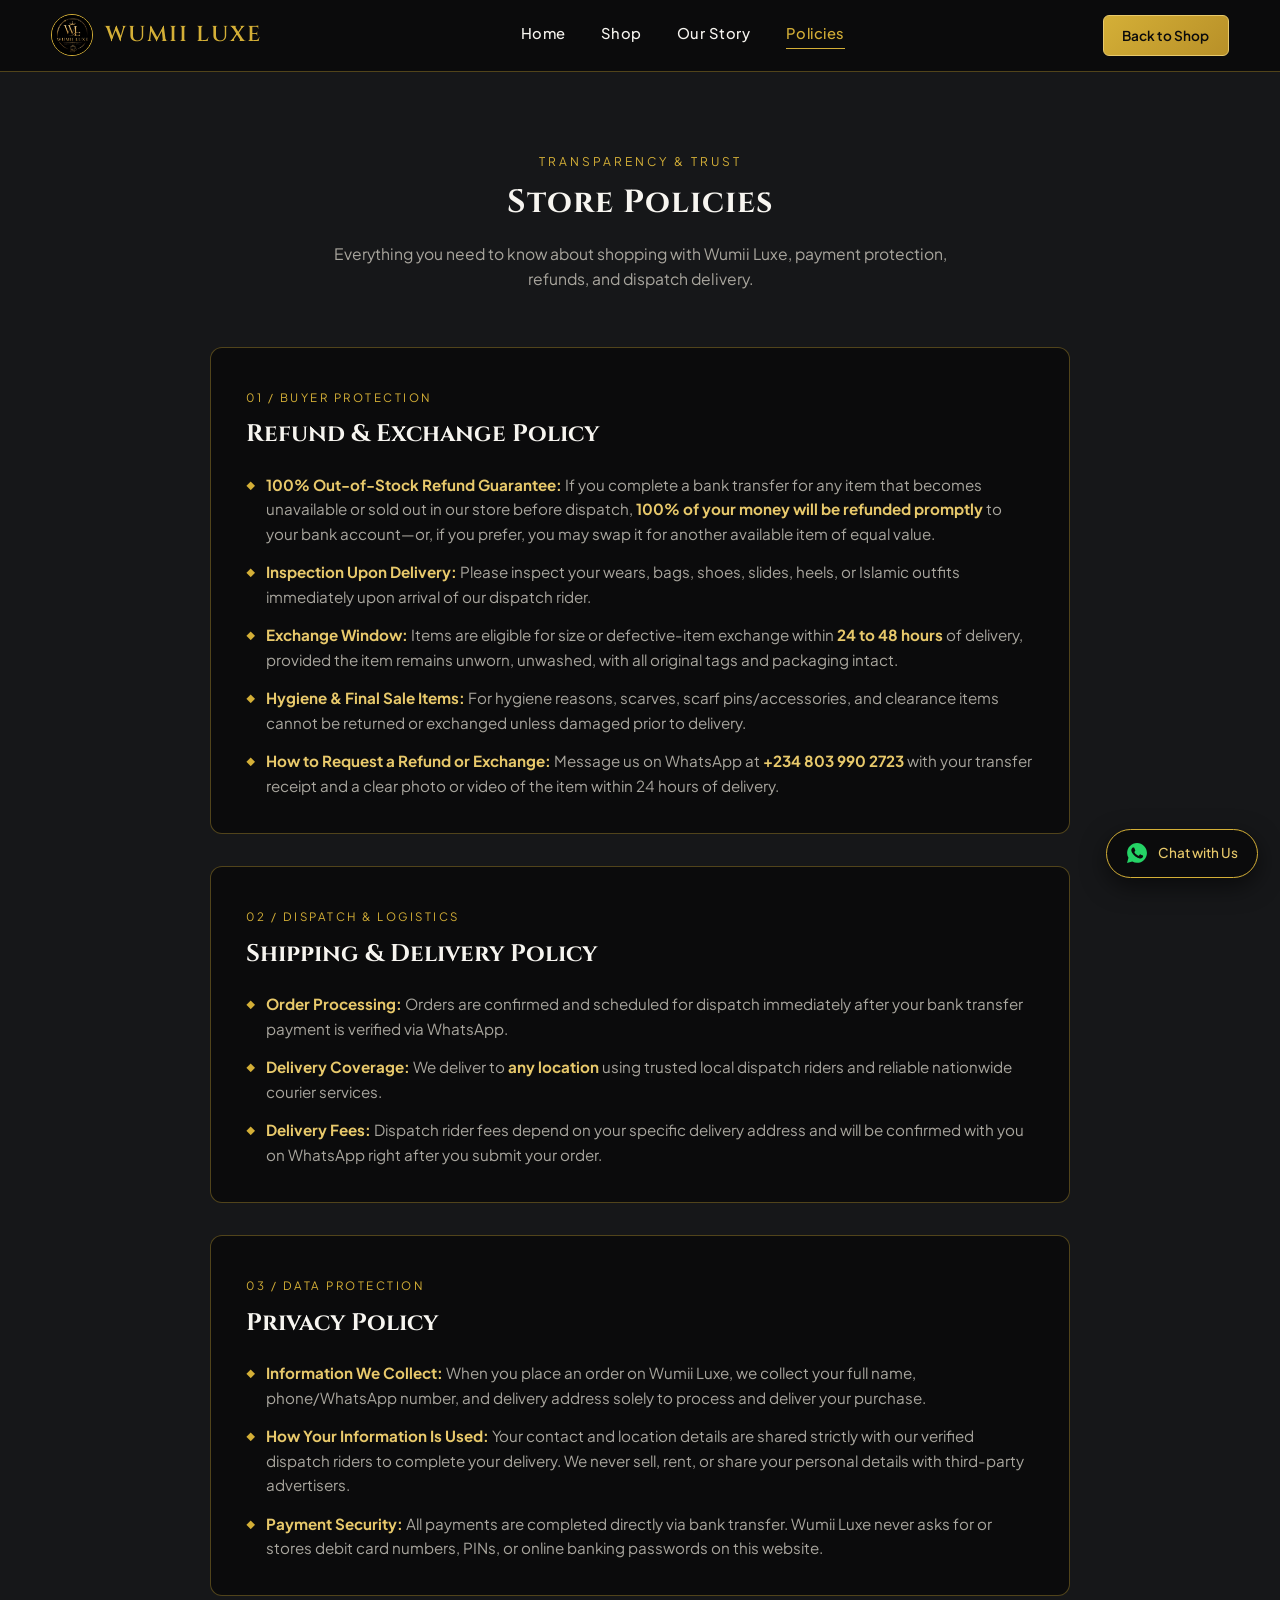
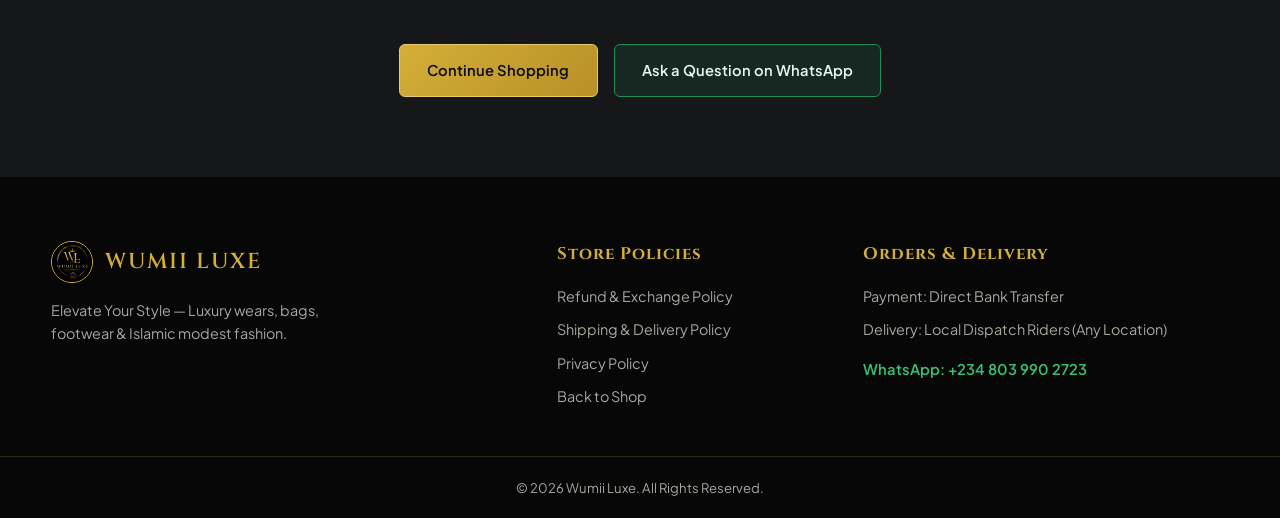
<file: policies.html>
<!DOCTYPE html>
<html lang="en">
<head>
  <meta charset="UTF-8" />
  <meta name="viewport" content="width=device-width, initial-scale=1.0" />
  <title>Store Policies | Wumii Luxe</title>
  <link rel="icon" type="image/jpeg" href="assets/images/logo.jpg" />
  <link rel="apple-touch-icon" href="assets/images/logo.jpg" />
  <link rel="preconnect" href="https://fonts.googleapis.com" />
  <link rel="preconnect" href="https://fonts.gstatic.com" crossorigin />
  <link href="https://fonts.googleapis.com/css2?family=Cinzel:wght@500;600;700&family=Plus+Jakarta+Sans:wght@300;400;500;600&display=swap" rel="stylesheet" />
  <link rel="stylesheet" href="style.css" />
</head>
<body>
  <header class="navbar">
    <div class="container nav-container">
      <a href="index.html#home" class="brand">
        <img src="assets/images/logo.jpg" alt="Wumii Luxe Logo" class="brand-logo" />
        <span class="brand-name">WUMII LUXE</span>
      </a>

      <nav class="nav-links" id="navLinks">
        <a href="index.html#home">Home</a>
        <a href="index.html#shop">Shop</a>
        <a href="index.html#story">Our Story</a>
        <a href="policies.html" class="active">Policies</a>
      </nav>

      <div class="nav-actions">
        <a href="index.html#shop" class="btn btn-gold" style="padding: 0.55rem 1.15rem; font-size: 0.85rem;">
          Back to Shop
        </a>

        <button class="menu-toggle" id="menuToggle" aria-label="Toggle Menu">
          <span></span>
          <span></span>
          <span></span>
        </button>
      </div>
    </div>
  </header>

  <main class="policies-page">
    <div class="container">
      <div class="policies-header">
        <span class="section-eyebrow">TRANSPARENCY &amp; TRUST</span>
        <h1 class="section-title">Store Policies</h1>
        <p class="policies-intro">
          Everything you need to know about shopping with Wumii Luxe, payment protection, refunds, and dispatch delivery.
        </p>
      </div>

      <div class="policies-stack">
        <article id="refund" class="policy-card">
          <span class="policy-tag">01 / BUYER PROTECTION</span>
          <h2>Refund &amp; Exchange Policy</h2>
          <ul>
            <li>
              <strong>100% Out-of-Stock Refund Guarantee:</strong> If you complete a bank transfer for any item that becomes unavailable or sold out in our store before dispatch, <strong>100% of your money will be refunded promptly</strong> to your bank account—or, if you prefer, you may swap it for another available item of equal value.
            </li>
            <li>
              <strong>Inspection Upon Delivery:</strong> Please inspect your wears, bags, shoes, slides, heels, or Islamic outfits immediately upon arrival of our dispatch rider.
            </li>
            <li>
              <strong>Exchange Window:</strong> Items are eligible for size or defective-item exchange within <strong>24 to 48 hours</strong> of delivery, provided the item remains unworn, unwashed, with all original tags and packaging intact.
            </li>
            <li>
              <strong>Hygiene &amp; Final Sale Items:</strong> For hygiene reasons, scarves, scarf pins/accessories, and clearance items cannot be returned or exchanged unless damaged prior to delivery.
            </li>
            <li>
              <strong>How to Request a Refund or Exchange:</strong> Message us on WhatsApp at <strong>+234 803 990 2723</strong> with your transfer receipt and a clear photo or video of the item within 24 hours of delivery.
            </li>
          </ul>
        </article>

        <article id="delivery" class="policy-card">
          <span class="policy-tag">02 / DISPATCH &amp; LOGISTICS</span>
          <h2>Shipping &amp; Delivery Policy</h2>
          <ul>
            <li>
              <strong>Order Processing:</strong> Orders are confirmed and scheduled for dispatch immediately after your bank transfer payment is verified via WhatsApp.
            </li>
            <li>
              <strong>Delivery Coverage:</strong> We deliver to <strong>any location</strong> using trusted local dispatch riders and reliable nationwide courier services.
            </li>
            <li>
              <strong>Delivery Fees:</strong> Dispatch rider fees depend on your specific delivery address and will be confirmed with you on WhatsApp right after you submit your order.
            </li>
          </ul>
        </article>

        <article id="privacy" class="policy-card">
          <span class="policy-tag">03 / DATA PROTECTION</span>
          <h2>Privacy Policy</h2>
          <ul>
            <li>
              <strong>Information We Collect:</strong> When you place an order on Wumii Luxe, we collect your full name, phone/WhatsApp number, and delivery address solely to process and deliver your purchase.
            </li>
            <li>
              <strong>How Your Information Is Used:</strong> Your contact and location details are shared strictly with our verified dispatch riders to complete your delivery. We never sell, rent, or share your personal details with third-party advertisers.
            </li>
            <li>
              <strong>Payment Security:</strong> All payments are completed directly via bank transfer. Wumii Luxe never asks for or stores debit card numbers, PINs, or online banking passwords on this website.
            </li>
          </ul>
        </article>
      </div>

      <div class="policies-cta">
        <a href="index.html#shop" class="btn btn-gold">Continue Shopping</a>
        <a
          href="https://wa.me/2348039902723?text=Hello%20Wumii%20Luxe!%20I%20have%20a%20question%20about%20your%20store%20policies."
          target="_blank"
          rel="noopener"
          class="btn btn-outline-whatsapp"
        >
          Ask a Question on WhatsApp
        </a>
      </div>
    </div>
  </main>

  <footer class="site-footer">
    <div class="container footer-grid">
      <div class="footer-brand">
        <div class="brand">
          <img src="assets/images/logo.jpg" alt="Wumii Luxe Logo" class="brand-logo" />
          <span class="brand-name">WUMII LUXE</span>
        </div>
        <p class="footer-tagline">Elevate Your Style — Luxury wears, bags, footwear &amp; Islamic modest fashion.</p>
      </div>

      <div class="footer-links">
        <h4>Store Policies</h4>
        <a href="policies.html#refund">Refund &amp; Exchange Policy</a>
        <a href="policies.html#delivery">Shipping &amp; Delivery Policy</a>
        <a href="policies.html#privacy">Privacy Policy</a>
        <a href="index.html#shop">Back to Shop</a>
      </div>

      <div class="footer-contact">
        <h4>Orders &amp; Delivery</h4>
        <p>Payment: Direct Bank Transfer</p>
        <p>Delivery: Local Dispatch Riders (Any Location)</p>
        <a
          href="https://wa.me/2348039902723?text=Hello%20Wumii%20Luxe!%20I%20would%20like%20to%20make%20an%20inquiry."
          target="_blank"
          rel="noopener"
          class="footer-wa-link"
        >
          WhatsApp: +234 803 990 2723
        </a>
      </div>
    </div>

    <div class="footer-bottom">
      <div class="container">
        <p>&copy; 2026 Wumii Luxe. All Rights Reserved.</p>
      </div>
    </div>
  </footer>

  <script>
    const menuToggle = document.getElementById('menuToggle');
    const navLinks = document.getElementById('navLinks');

    menuToggle.addEventListener('click', () => {
      navLinks.classList.toggle('open');
    });
  </script>
  <a
    href="https://wa.me/2348039902723?text=Hello%20Wumii%20Luxe!%20I%20have%20a%20quick%20question%20about%20an%20item."
    target="_blank"
    rel="noopener"
    class="floating-wa-btn"
    aria-label="Chat with Wumii Luxe on WhatsApp"
  >
    <svg width="24" height="24" viewBox="0 0 24 24" fill="currentColor" aria-hidden="true">
      <path d="M12.04 2C6.58 2 2.13 6.45 2.13 11.91c0 1.75.46 3.45 1.32 4.95L2.05 22l5.25-1.38c1.45.79 3.08 1.21 4.74 1.21 5.46 0 9.91-4.45 9.91-9.91C21.95 6.45 17.5 2 12.04 2zm5.82 14.01c-.24.68-1.41 1.3-1.95 1.38-.5.08-1.13.11-1.82-.11-.42-.13-.96-.31-1.65-.61-2.9-1.25-4.79-4.17-4.94-4.36-.14-.19-1.18-1.57-1.18-3 0-1.43.75-2.13 1.01-2.42.27-.29.58-.36.78-.36.19 0 .39 0 .56.01.18.01.42-.07.66.5.24.58.82 2.01.89 2.16.07.15.12.32.02.51-.1.19-.15.31-.29.48-.15.17-.31.38-.44.51-.15.15-.3.31-.13.6.17.29.75 1.24 1.61 2.01 1.11.99 2.04 1.3 2.33 1.44.29.15.46.12.63-.07.17-.19.73-.85.92-1.14.19-.29.39-.24.65-.15.27.1 1.69.8 1.98.94.29.15.48.22.55.34.07.12.07.7-.17 1.38z"/>
    </svg>
    <span class="floating-wa-label">Chat with Us</span>
  </a>
</body>
</html>
</file>
<file: style.css>
:root {
  --bg-obsidian: #0B0B0C;
  --bg-charcoal: #161719;
  --bg-card: #1E2023;
  --gold-primary: #D4AF37;
  --gold-light: #E8C96B;
  --gold-border: rgba(212, 175, 55, 0.35);
  --text-light: #F7F5F0;
  --text-muted: #A9A69E;
  --emerald: #1E8E5A;
  --font-serif: 'Cinzel', serif;
  --font-sans: 'Plus Jakarta Sans', sans-serif;
}

* {
  margin: 0;
  padding: 0;
  box-sizing: border-box;
}

html {
  scroll-behavior: smooth;
}

body {
  background-color: var(--bg-charcoal);
  color: var(--text-light);
  font-family: var(--font-sans);
  line-height: 1.6;
  overflow-x: hidden;
}

.container {
  width: 92%;
  max-width: 1240px;
  margin: 0 auto;
}

.navbar {
  position: sticky;
  top: 0;
  z-index: 100;
  background-color: rgba(11, 11, 12, 0.94);
  backdrop-filter: blur(10px);
  border-bottom: 1px solid var(--gold-border);
  padding: 0.9rem 0;
}

.nav-container {
  display: flex;
  align-items: center;
  justify-content: space-between;
}

.brand {
  display: flex;
  align-items: center;
  gap: 0.75rem;
  text-decoration: none;
}

.brand-logo {
  width: 42px;
  height: 42px;
  border-radius: 50%;
  object-fit: cover;
  border: 1px solid var(--gold-primary);
}

.brand-name {
  font-family: var(--font-serif);
  font-size: 1.35rem;
  font-weight: 600;
  letter-spacing: 2px;
  color: var(--gold-primary);
}

.nav-links {
  display: flex;
  align-items: center;
  gap: 2.2rem;
}

.nav-links a {
  color: var(--text-light);
  text-decoration: none;
  font-size: 0.92rem;
  font-weight: 500;
  letter-spacing: 0.5px;
  position: relative;
  padding-bottom: 4px;
  transition: color 0.25s ease;
}

.nav-links a:hover,
.nav-links a.active {
  color: var(--gold-primary);
}

.nav-links a.active::after {
  content: '';
  position: absolute;
  left: 0;
  bottom: 0;
  width: 100%;
  height: 1.5px;
  background-color: var(--gold-primary);
}

.nav-actions {
  display: flex;
  align-items: center;
  gap: 1rem;
}

.bag-btn {
  background: transparent;
  border: 1px solid var(--gold-border);
  color: var(--gold-primary);
  width: 42px;
  height: 42px;
  border-radius: 50%;
  display: flex;
  align-items: center;
  justify-content: center;
  cursor: pointer;
  position: relative;
  transition: all 0.25s ease;
}

.bag-btn:hover {
  background-color: rgba(212, 175, 55, 0.12);
  border-color: var(--gold-primary);
}

.bag-count {
  position: absolute;
  top: -5px;
  right: -5px;
  background-color: var(--gold-primary);
  color: var(--bg-obsidian);
  font-size: 0.72rem;
  font-weight: 700;
  width: 20px;
  height: 20px;
  border-radius: 50%;
  display: flex;
  align-items: center;
  justify-content: center;
}

.menu-toggle {
  display: none;
  flex-direction: column;
  gap: 5px;
  background: transparent;
  border: none;
  cursor: pointer;
}

.menu-toggle span {
  width: 24px;
  height: 2px;
  background-color: var(--gold-primary);
}

.hero {
  position: relative;
  background: radial-gradient(circle at 25% 50%, #262012 0%, var(--bg-obsidian) 65%);
  border-bottom: 1px solid var(--gold-border);
  padding: 4.5rem 0 0;
  overflow: hidden;
}

.hero-grid {
  display: grid;
  grid-template-columns: 1fr 1.15fr;
  align-items: center;
  gap: 3rem;
}

.hero-visual {
  position: relative;
  display: flex;
  justify-content: center;
  align-items: flex-end;
}

.gold-ring {
  position: absolute;
  border-radius: 50%;
  border: 1px solid rgba(212, 175, 55, 0.45);
  pointer-events: none;
}

.ring-outer {
  width: 390px;
  height: 390px;
  top: 5%;
  box-shadow: 0 0 45px rgba(212, 175, 55, 0.15);
}

.ring-inner {
  width: 350px;
  height: 350px;
  top: 9%;
  border-color: rgba(212, 175, 55, 0.25);
}

.hero-image {
  position: relative;
  z-index: 2;
  width: 100%;
  max-width: 370px;
  height: 460px;
  object-fit: cover;
  border-top-left-radius: 185px;
  border-top-right-radius: 185px;
  border: 1px solid var(--gold-border);
  border-bottom: none;
}

.hero-content {
  padding-bottom: 4.5rem;
}

.hero-eyebrow {
  display: inline-block;
  font-size: 0.78rem;
  letter-spacing: 3px;
  color: var(--gold-light);
  margin-bottom: 0.85rem;
}

.hero-title {
  font-family: var(--font-serif);
  font-size: clamp(2.5rem, 5vw, 4.1rem);
  font-weight: 600;
  line-height: 1.12;
  color: var(--gold-primary);
  margin-bottom: 1.2rem;
}

.hero-subtitle {
  color: var(--text-muted);
  font-size: 1.02rem;
  max-width: 500px;
  margin-bottom: 2rem;
}

.hero-buttons {
  display: flex;
  flex-wrap: wrap;
  gap: 1rem;
}

.btn {
  display: inline-flex;
  align-items: center;
  justify-content: center;
  gap: 0.55rem;
  padding: 0.85rem 1.7rem;
  border-radius: 6px;
  font-size: 0.92rem;
  font-weight: 600;
  text-decoration: none;
  cursor: pointer;
  transition: all 0.25s ease;
}

.btn-gold {
  background: linear-gradient(135deg, var(--gold-primary), #B89028);
  color: var(--bg-obsidian);
  border: 1px solid var(--gold-light);
}

.btn-gold:hover {
  transform: translateY(-2px);
  box-shadow: 0 8px 20px rgba(212, 175, 55, 0.25);
}

.btn-outline-whatsapp {
  background-color: rgba(30, 142, 90, 0.14);
  color: #E6F7EF;
  border: 1px solid var(--emerald);
}

.btn-outline-whatsapp:hover {
  background-color: var(--emerald);
  color: #FFFFFF;
}

.shop-section {
  padding: 5rem 0;
  background-color: var(--bg-charcoal);
}

.shop-header {
  text-align: center;
  margin-bottom: 2rem;
}

.section-eyebrow {
  display: block;
  font-size: 0.75rem;
  letter-spacing: 3px;
  color: var(--gold-primary);
  margin-bottom: 0.4rem;
}

.filter-tabs {
  display: flex;
  flex-wrap: wrap;
  justify-content: center;
  gap: 0.75rem;
  margin-bottom: 3rem;
}

.filter-btn {
  background-color: transparent;
  color: var(--text-muted);
  border: 1px solid var(--gold-border);
  padding: 0.55rem 1.3rem;
  border-radius: 30px;
  font-family: var(--font-sans);
  font-size: 0.88rem;
  font-weight: 500;
  cursor: pointer;
  transition: all 0.25s ease;
}

.filter-btn:hover,
.filter-btn.active {
  background-color: var(--gold-primary);
  color: var(--bg-obsidian);
  border-color: var(--gold-primary);
  font-weight: 600;
}

.product-grid {
  display: grid;
  grid-template-columns: repeat(4, 1fr);
  gap: 1.5rem;
}

.product-card {
  background-color: var(--bg-card);
  border: 1px solid var(--gold-border);
  border-radius: 10px;
  overflow: hidden;
  display: flex;
  flex-direction: column;
  transition: transform 0.25s ease, box-shadow 0.25s ease;
}

.product-card:hover {
  transform: translateY(-4px);
  box-shadow: 0 10px 25px rgba(0, 0, 0, 0.45);
  border-color: var(--gold-primary);
}

.product-img-wrap {
  position: relative;
  width: 100%;
  aspect-ratio: 1 / 1.08;
  overflow: hidden;
  background-color: var(--bg-obsidian);
}

.product-img {
  width: 100%;
  height: 100%;
  object-fit: cover;
  transition: transform 0.4s ease;
}

.product-card:hover .product-img {
  transform: scale(1.04);
}

.product-badge {
  position: absolute;
  top: 10px;
  left: 10px;
  background-color: rgba(11, 11, 12, 0.85);
  color: var(--gold-light);
  border: 1px solid var(--gold-border);
  font-size: 0.7rem;
  padding: 0.25rem 0.65rem;
  border-radius: 20px;
  text-transform: uppercase;
  letter-spacing: 0.8px;
}

.product-info {
  padding: 1.15rem;
  text-align: center;
  display: flex;
  flex-direction: column;
  flex-grow: 1;
}

.product-name {
  font-size: 0.98rem;
  font-weight: 600;
  color: var(--text-light);
  margin-bottom: 0.35rem;
}

.product-price {
  font-size: 0.95rem;
  font-weight: 600;
  color: var(--gold-primary);
  margin-bottom: 1rem;
}

.product-actions {
  margin-top: auto;
  display: flex;
  flex-direction: column;
  gap: 0.55rem;
}

.btn-card-bag {
  width: 100%;
  padding: 0.6rem;
  background-color: transparent;
  color: var(--gold-light);
  border: 1px solid var(--gold-primary);
  border-radius: 5px;
  font-size: 0.82rem;
  font-weight: 600;
  cursor: pointer;
  transition: all 0.2s ease;
}

.btn-card-bag:hover {
  background-color: var(--gold-primary);
  color: var(--bg-obsidian);
}

.btn-card-wa {
  width: 100%;
  padding: 0.6rem;
  background-color: var(--emerald);
  color: #FFFFFF;
  border: none;
  border-radius: 5px;
  font-size: 0.82rem;
  font-weight: 600;
  text-decoration: none;
  display: inline-block;
  transition: opacity 0.2s ease;
}

.btn-card-wa:hover {
  opacity: 0.9;
}

@media (max-width: 1024px) {
  .product-grid {
    grid-template-columns: repeat(3, 1fr);
  }
}

@media (max-width: 680px) {
  .product-grid {
    grid-template-columns: repeat(2, 1fr);
    gap: 1rem;
  }

  .product-info {
    padding: 0.85rem;
  }
}

.section-title {
  font-family: var(--font-serif);
  font-size: 2rem;
  color: var(--text-light);
  letter-spacing: 1px;
}

@media (max-width: 860px) {
  .nav-links {
    display: none;
    position: absolute;
    top: 100%;
    left: 0;
    width: 100%;
    background-color: var(--bg-obsidian);
    flex-direction: column;
    padding: 1.5rem 0;
    border-bottom: 1px solid var(--gold-border);
  }

  .nav-links.open {
    display: flex;
  }

  .menu-toggle {
    display: flex;
  }

  .hero-grid {
    grid-template-columns: 1fr;
    text-align: center;
  }

  .hero-visual {
    order: 2;
  }

  .hero-content {
    order: 1;
    padding-bottom: 1rem;
  }

  .hero-subtitle {
    margin-left: auto;
    margin-right: auto;
  }

  .hero-buttons {
    justify-content: center;
  }
}
.overlay {
  position: fixed;
  inset: 0;
  background-color: rgba(0, 0, 0, 0.72);
  backdrop-filter: blur(4px);
  z-index: 200;
  opacity: 0;
  visibility: hidden;
  transition: all 0.3s ease;
}

.overlay.active {
  opacity: 1;
  visibility: visible;
}

.bag-drawer {
  position: fixed;
  top: 0;
  right: -420px;
  width: 100%;
  max-width: 400px;
  height: 100vh;
  background-color: var(--bg-obsidian);
  border-left: 1px solid var(--gold-border);
  z-index: 250;
  display: flex;
  flex-direction: column;
  transition: right 0.35s ease;
}

.bag-drawer.open {
  right: 0;
}

.drawer-header,
.modal-header {
  display: flex;
  align-items: center;
  justify-content: space-between;
  padding: 1.25rem 1.5rem;
  border-bottom: 1px solid var(--gold-border);
}

.drawer-header h3,
.modal-header h3 {
  font-family: var(--font-serif);
  color: var(--gold-primary);
  font-size: 1.2rem;
  letter-spacing: 1px;
}

.close-btn {
  background: transparent;
  border: none;
  color: var(--text-muted);
  font-size: 1.8rem;
  line-height: 1;
  cursor: pointer;
  transition: color 0.2s ease;
}

.close-btn:hover {
  color: var(--gold-primary);
}

.drawer-body {
  flex: 1;
  overflow-y: auto;
  padding: 1.5rem;
  display: flex;
  flex-direction: column;
  gap: 1rem;
}

.empty-bag {
  text-align: center;
  color: var(--text-muted);
  margin-top: 3rem;
}

.bag-item {
  display: flex;
  align-items: center;
  gap: 0.9rem;
  background-color: var(--bg-card);
  border: 1px solid var(--gold-border);
  border-radius: 8px;
  padding: 0.75rem;
}

.bag-item img {
  width: 62px;
  height: 62px;
  border-radius: 6px;
  object-fit: cover;
}

.bag-item-details {
  flex: 1;
}

.bag-item-title {
  font-size: 0.9rem;
  font-weight: 600;
  color: var(--text-light);
}

.bag-item-price {
  font-size: 0.85rem;
  color: var(--gold-primary);
  margin: 0.2rem 0 0.45rem;
}

.qty-controls {
  display: flex;
  align-items: center;
  gap: 0.6rem;
}

.qty-btn {
  width: 24px;
  height: 24px;
  background-color: var(--bg-obsidian);
  border: 1px solid var(--gold-border);
  color: var(--text-light);
  border-radius: 4px;
  cursor: pointer;
  font-weight: 600;
}

.remove-item-btn {
  background: transparent;
  border: none;
  color: var(--text-muted);
  font-size: 0.78rem;
  cursor: pointer;
  text-decoration: underline;
}

.drawer-footer {
  padding: 1.25rem 1.5rem;
  border-top: 1px solid var(--gold-border);
  background-color: var(--bg-charcoal);
}

.bag-subtotal {
  display: flex;
  justify-content: space-between;
  align-items: center;
  font-size: 1.05rem;
  margin-bottom: 0.4rem;
}

.bag-subtotal strong {
  color: var(--gold-primary);
  font-size: 1.2rem;
}

.delivery-note {
  font-size: 0.78rem;
  color: var(--text-muted);
  margin-bottom: 1rem;
}

.btn-full {
  width: 100%;
}

.btn:disabled {
  opacity: 0.45;
  cursor: not-allowed;
  transform: none;
}

.checkout-modal {
  position: fixed;
  inset: 0;
  z-index: 300;
  display: flex;
  align-items: center;
  justify-content: center;
  padding: 1rem;
  opacity: 0;
  visibility: hidden;
  transition: all 0.3s ease;
}

.checkout-modal.open {
  opacity: 1;
  visibility: visible;
}

.modal-card {
  width: 100%;
  max-width: 470px;
  max-height: 92vh;
  overflow-y: auto;
  background-color: var(--bg-obsidian);
  border: 1px solid var(--gold-primary);
  border-radius: 12px;
  box-shadow: 0 20px 50px rgba(0, 0, 0, 0.75);
}

.checkout-form {
  padding: 1.5rem;
  display: flex;
  flex-direction: column;
  gap: 1rem;
}

.form-group {
  display: flex;
  flex-direction: column;
  gap: 0.35rem;
}

.form-group label {
  font-size: 0.84rem;
  color: var(--text-muted);
}

.form-group input,
.form-group textarea {
  background-color: var(--bg-card);
  border: 1px solid var(--gold-border);
  border-radius: 6px;
  padding: 0.7rem 0.85rem;
  color: var(--text-light);
  font-family: var(--font-sans);
  font-size: 0.92rem;
}

.form-group input:focus,
.form-group textarea:focus {
  outline: none;
  border-color: var(--gold-primary);
}

.bank-box {
  background-color: var(--bg-card);
  border: 1px solid var(--gold-primary);
  border-radius: 8px;
  padding: 1rem;
  font-size: 0.88rem;
  display: flex;
  flex-direction: column;
  gap: 0.4rem;
}

.bank-label {
  font-size: 0.72rem;
  letter-spacing: 2px;
  color: var(--gold-primary);
  font-weight: 600;
}

.acct-row {
  display: flex;
  align-items: center;
  justify-content: space-between;
}

.copy-btn {
  background-color: var(--gold-primary);
  color: var(--bg-obsidian);
  border: none;
  padding: 0.25rem 0.75rem;
  border-radius: 4px;
  font-size: 0.78rem;
  font-weight: 700;
  cursor: pointer;
}

.checkout-total-bar {
  margin-top: 0.5rem;
  padding-top: 0.6rem;
  border-top: 1px solid var(--gold-border);
  display: flex;
  justify-content: space-between;
  align-items: center;
  font-size: 0.98rem;
}

.checkout-total-bar strong {
  color: var(--gold-primary);
  font-size: 1.12rem;
}
.story-section {
  padding: 5.5rem 0;
  background-color: var(--bg-obsidian);
  border-top: 1px solid var(--gold-border);
  border-bottom: 1px solid var(--gold-border);
}

.story-grid {
  display: grid;
  grid-template-columns: 0.85fr 1.15fr;
  align-items: center;
  gap: 3.5rem;
}

.story-visual {
  display: flex;
  justify-content: center;
}

.story-crest {
  width: 100%;
  max-width: 310px;
  border-radius: 50%;
  border: 2px solid var(--gold-primary);
  box-shadow: 0 0 40px rgba(212, 175, 55, 0.18);
}

.story-content .section-title {
  margin-bottom: 1.2rem;
}

.story-content p {
  color: var(--text-muted);
  margin-bottom: 1rem;
  font-size: 0.98rem;
}

.story-content strong {
  color: var(--gold-light);
}

.story-highlights {
  display: grid;
  grid-template-columns: repeat(2, 1fr);
  gap: 1rem;
  margin-top: 1.75rem;
}

.highlight-box {
  background-color: var(--bg-card);
  border: 1px solid var(--gold-border);
  border-radius: 8px;
  padding: 1rem;
  display: flex;
  flex-direction: column;
  gap: 0.25rem;
}

.highlight-box strong {
  color: var(--gold-primary);
  font-size: 0.92rem;
}

.highlight-box span {
  color: var(--text-muted);
  font-size: 0.82rem;
}

.site-footer {
  background-color: #070708;
  padding-top: 4rem;
}

.footer-grid {
  display: grid;
  grid-template-columns: 1.4fr 0.8fr 1.1fr;
  gap: 2.5rem;
  padding-bottom: 3rem;
}

.footer-tagline {
  color: var(--text-muted);
  font-size: 0.9rem;
  margin-top: 1rem;
  max-width: 320px;
}

.footer-links,
.footer-contact {
  display: flex;
  flex-direction: column;
  gap: 0.65rem;
}

.footer-links h4,
.footer-contact h4 {
  font-family: var(--font-serif);
  color: var(--gold-primary);
  font-size: 1.05rem;
  margin-bottom: 0.4rem;
  letter-spacing: 1px;
}

.footer-links a,
.footer-contact p {
  color: var(--text-muted);
  text-decoration: none;
  font-size: 0.9rem;
  transition: color 0.2s ease;
}

.footer-links a:hover {
  color: var(--gold-primary);
}

.footer-wa-link {
  display: inline-block;
  margin-top: 0.4rem;
  color: #38C172;
  font-weight: 600;
  font-size: 0.92rem;
  text-decoration: none;
}

.footer-wa-link:hover {
  text-decoration: underline;
}

.footer-bottom {
  border-top: 1px solid rgba(212, 175, 55, 0.18);
  padding: 1.25rem 0;
  text-align: center;
  color: var(--text-muted);
  font-size: 0.82rem;
}

@media (max-width: 860px) {
  .story-grid,
  .footer-grid {
    grid-template-columns: 1fr;
    text-align: center;
  }

  .footer-brand .brand {
    justify-content: center;
  }

  .footer-tagline {
    margin-left: auto;
    margin-right: auto;
  }

  .story-highlights {
    grid-template-columns: 1fr;
  }
}
.policies-page {
  padding: 5rem 0;
  background-color: var(--bg-charcoal);
}

.policies-header {
  text-align: center;
  max-width: 640px;
  margin: 0 auto 3.5rem;
}

.policies-intro {
  color: var(--text-muted);
  margin-top: 0.75rem;
  font-size: 0.98rem;
}

.policies-stack {
  display: flex;
  flex-direction: column;
  gap: 2rem;
  max-width: 860px;
  margin: 0 auto;
}

.policy-card {
  background-color: var(--bg-obsidian);
  border: 1px solid var(--gold-border);
  border-radius: 12px;
  padding: 2.2rem;
  scroll-margin-top: 100px;
}

.policy-tag {
  display: inline-block;
  font-size: 0.72rem;
  letter-spacing: 2.5px;
  color: var(--gold-primary);
  margin-bottom: 0.5rem;
}

.policy-card h2 {
  font-family: var(--font-serif);
  color: var(--text-light);
  font-size: 1.5rem;
  margin-bottom: 1.2rem;
}

.policy-card ul {
  list-style: none;
  display: flex;
  flex-direction: column;
  gap: 0.9rem;
}

.policy-card li {
  color: var(--text-muted);
  font-size: 0.95rem;
  padding-left: 1.25rem;
  position: relative;
}

.policy-card li::before {
  content: '◆';
  position: absolute;
  left: 0;
  color: var(--gold-primary);
  font-size: 0.7rem;
  top: 0.25rem;
}

.policy-card strong {
  color: var(--gold-light);
}

.policies-cta {
  display: flex;
  flex-wrap: wrap;
  justify-content: center;
  gap: 1rem;
  margin-top: 3rem;
}

@media (max-width: 680px) {
  .policy-card {
    padding: 1.5rem;
  }
}
.product-variants {
  display: flex;
  gap: 0.5rem;
  margin-bottom: 0.85rem;
}

.variant-select {
  flex: 1;
  min-width: 0;
  background-color: var(--bg-obsidian);
  color: var(--text-light);
  border: 1px solid var(--gold-border);
  border-radius: 5px;
  padding: 0.42rem 0.5rem;
  font-family: var(--font-sans);
  font-size: 0.78rem;
  cursor: pointer;
  transition: border-color 0.2s ease;
}

.variant-select:focus {
  outline: none;
  border-color: var(--gold-primary);
}

.bag-item-variant {
  font-size: 0.76rem;
  color: var(--text-muted);
  margin-top: 0.15rem;
}
.search-bar-wrap {
  position: relative;
  max-width: 480px;
  margin: 0 auto 1.5rem;
}

.search-icon {
  position: absolute;
  left: 1rem;
  top: 50%;
  transform: translateY(-50%);
  color: var(--gold-primary);
  pointer-events: none;
}

.search-input {
  width: 100%;
  background-color: var(--bg-obsidian);
  border: 1px solid var(--gold-border);
  border-radius: 30px;
  padding: 0.72rem 2.6rem 0.72rem 2.75rem;
  color: var(--text-light);
  font-family: var(--font-sans);
  font-size: 0.9rem;
  transition: border-color 0.25s ease, box-shadow 0.25s ease;
}

.search-input::placeholder {
  color: var(--text-muted);
}

.search-input:focus {
  outline: none;
  border-color: var(--gold-primary);
  box-shadow: 0 0 15px rgba(212, 175, 55, 0.14);
}

.clear-search-btn {
  position: absolute;
  right: 0.9rem;
  top: 50%;
  transform: translateY(-50%);
  background: transparent;
  border: none;
  color: var(--text-muted);
  font-size: 1.3rem;
  line-height: 1;
  cursor: pointer;
  display: none;
}

.clear-search-btn.visible {
  display: block;
}

.clear-search-btn:hover {
  color: var(--gold-primary);
}

.no-results {
  grid-column: 1 / -1;
  text-align: center;
  padding: 3rem 1rem;
  color: var(--text-muted);
  font-size: 0.98rem;
}
.product-img-wrap {
  cursor: pointer;
}

.quickview-hint {
  position: absolute;
  bottom: 0.65rem;
  right: 0.65rem;
  background-color: rgba(11, 11, 13, 0.82);
  color: var(--gold-light);
  border: 1px solid var(--gold-border);
  font-size: 0.72rem;
  padding: 0.25rem 0.6rem;
  border-radius: 20px;
  letter-spacing: 0.5px;
  pointer-events: none;
  transition: background-color 0.25s ease, color 0.25s ease;
}

.product-img-wrap:hover .quickview-hint {
  background-color: var(--gold-primary);
  color: var(--bg-obsidian);
}

.quickview-modal {
  position: fixed;
  top: 50%;
  left: 50%;
  transform: translate(-50%, -50%) scale(0.95);
  width: 92%;
  max-width: 740px;
  max-height: 90vh;
  overflow-y: auto;
  background-color: var(--bg-charcoal);
  border: 1px solid var(--gold-border);
  border-radius: 14px;
  padding: 1.5rem;
  z-index: 1200;
  opacity: 0;
  pointer-events: none;
  transition: opacity 0.25s ease, transform 0.25s ease;
}

.quickview-modal.open {
  opacity: 1;
  pointer-events: auto;
  transform: translate(-50%, -50%) scale(1);
}

.quickview-header {
  display: flex;
  justify-content: space-between;
  align-items: center;
  margin-bottom: 1rem;
  padding-bottom: 0.75rem;
  border-bottom: 1px solid var(--gold-border);
}

.quickview-category {
  font-size: 0.75rem;
  text-transform: uppercase;
  letter-spacing: 2px;
  color: var(--gold-primary);
}

.quickview-body {
  display: grid;
  grid-template-columns: 1fr 1fr;
  gap: 1.5rem;
  align-items: center;
}

.quickview-img-box {
  background-color: var(--bg-obsidian);
  border: 1px solid var(--gold-border);
  border-radius: 10px;
  overflow: hidden;
  aspect-ratio: 4 / 5;
}

.quickview-img-box img {
  width: 100%;
  height: 100%;
  object-fit: cover;
  display: block;
}

.quickview-title {
  font-family: var(--font-serif);
  font-size: 1.45rem;
  color: var(--text-light);
  margin-bottom: 0.4rem;
}

.quickview-price {
  font-size: 1.2rem;
  font-weight: 600;
  color: var(--gold-primary);
  margin-bottom: 0.9rem;
}

.quickview-desc {
  font-size: 0.9rem;
  color: var(--text-muted);
  line-height: 1.6;
  margin-bottom: 1.25rem;
}

.quickview-actions {
  display: flex;
  flex-direction: column;
  gap: 0.65rem;
  margin-top: 1rem;
}

@media (max-width: 680px) {
  .quickview-body {
    grid-template-columns: 1fr;
    gap: 1.1rem;
  }

  .quickview-img-box {
    aspect-ratio: 1 / 1;
    max-height: 300px;
  }
}
.floating-wa-btn {
  position: fixed;
  bottom: 1.4rem;
  right: 1.4rem;
  z-index: 950;
  display: inline-flex;
  align-items: center;
  gap: 0.55rem;
  background-color: var(--bg-obsidian);
  color: var(--gold-light);
  border: 1px solid var(--gold-primary);
  border-radius: 50px;
  padding: 0.72rem 1.15rem;
  font-family: var(--font-sans);
  font-size: 0.85rem;
  font-weight: 500;
  text-decoration: none;
  box-shadow: 0 8px 24px rgba(0, 0, 0, 0.55);
  transition: transform 0.25s ease, background-color 0.25s ease, color 0.25s ease, box-shadow 0.25s ease;
}

.floating-wa-btn svg {
  color: #25d366;
  flex-shrink: 0;
}

.floating-wa-btn:hover {
  transform: translateY(-3px);
  background-color: var(--gold-primary);
  color: var(--bg-obsidian);
  box-shadow: 0 10px 28px rgba(212, 175, 55, 0.28);
}

.floating-wa-btn:hover svg {
  color: var(--bg-obsidian);
}

@media (max-width: 540px) {
  .floating-wa-btn {
    padding: 0.78rem;
    border-radius: 50%;
    bottom: 1.1rem;
    right: 1.1rem;
  }

  .floating-wa-label {
    display: none;
  }
}
.product-card.sold-out .product-img {
  opacity: 0.45;
  filter: grayscale(40%);
}

.sold-out-badge {
  position: absolute;
  top: 0.75rem;
  right: 0.75rem;
  background-color: rgba(11, 11, 13, 0.9);
  color: #f87171;
  border: 1px solid rgba(248, 113, 113, 0.45);
  font-size: 0.7rem;
  font-weight: 600;
  letter-spacing: 1.5px;
  text-transform: uppercase;
  padding: 0.28rem 0.65rem;
  border-radius: 20px;
  z-index: 2;
}

.product-card.sold-out .btn-card-bag,
.product-card.sold-out .btn-card-wa,
.quickview-actions button:disabled {
  opacity: 0.45;
  cursor: not-allowed;
  pointer-events: none;
}
</file>
